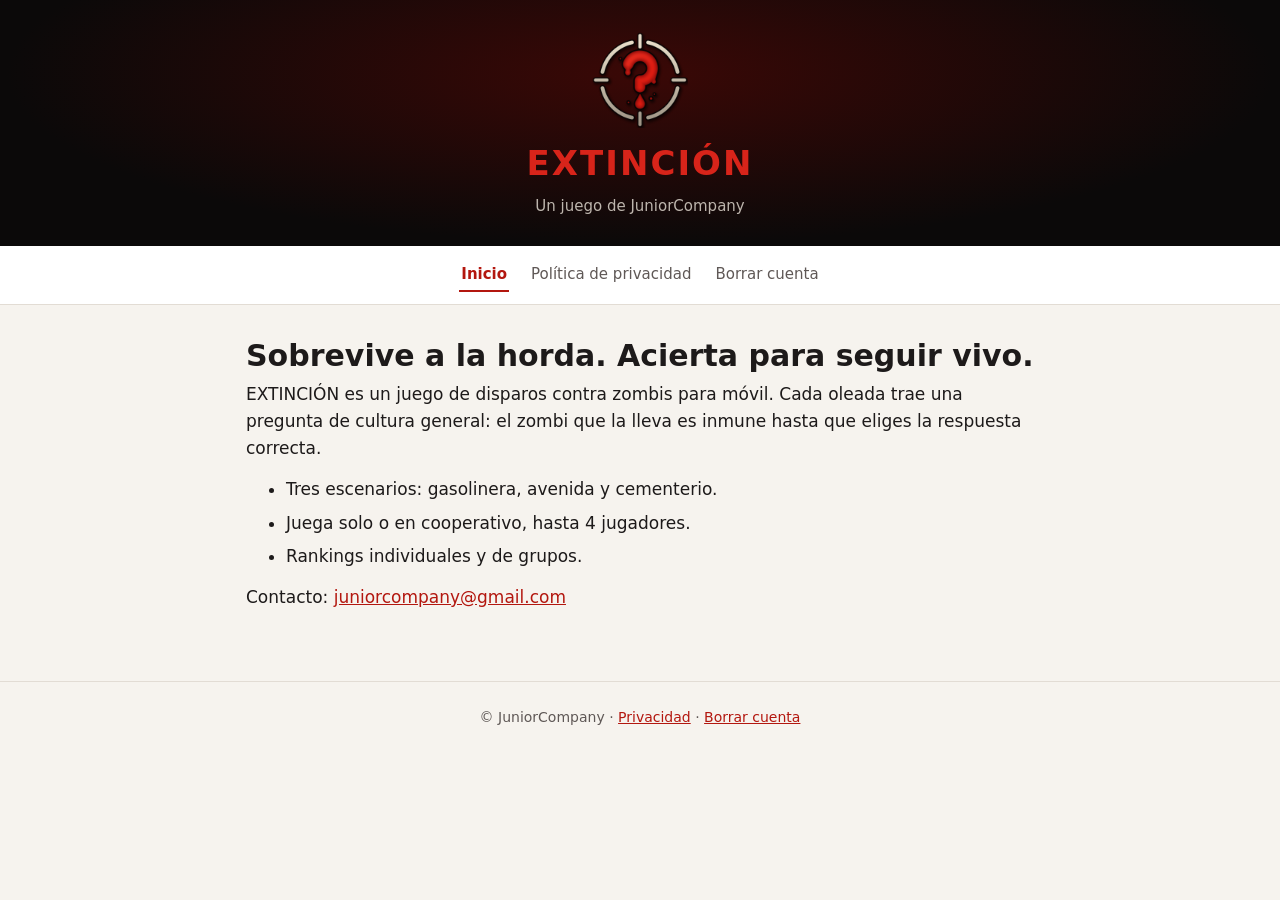
<file: index.html>
<!doctype html>
<html lang="es">
<head>
<meta charset="utf-8">
<meta name="viewport" content="width=device-width, initial-scale=1">
<title>EXTINCIÓN · JuniorCompany</title>
<meta name="description" content="EXTINCIÓN: sobrevive a la horda zombi respondiendo preguntas de cultura general.">
<link rel="icon" href="emblema.png">
<link rel="stylesheet" href="estilo.css">
</head>
<body>
<header class="cabecera">
  <a href="index.html"><img src="emblema.png" alt=""><p class="marca">EXTINCIÓN</p></a>
  <p class="lema">Un juego de JuniorCompany</p>
</header>
<nav>
  <a href="index.html" aria-current="page">Inicio</a>
  <a href="privacidad.html">Política de privacidad</a>
  <a href="borrar-cuenta.html">Borrar cuenta</a>
</nav>
<main>
<h1>Sobrevive a la horda. Acierta para seguir vivo.</h1>
<p>EXTINCIÓN es un juego de disparos contra zombis para móvil. Cada oleada trae una pregunta de cultura general: el zombi que la lleva es inmune hasta que eliges la respuesta correcta.</p>
<ul>
<li>Tres escenarios: gasolinera, avenida y cementerio.</li>
<li>Juega solo o en cooperativo, hasta 4 jugadores.</li>
<li>Rankings individuales y de grupos.</li>
</ul>
<p>Contacto: <a href="mailto:juniorcompany@gmail.com">juniorcompany@gmail.com</a></p>
</main>
<footer>© JuniorCompany · <a href="privacidad.html">Privacidad</a> · <a href="borrar-cuenta.html">Borrar cuenta</a></footer>
</body>
</html>
</file>
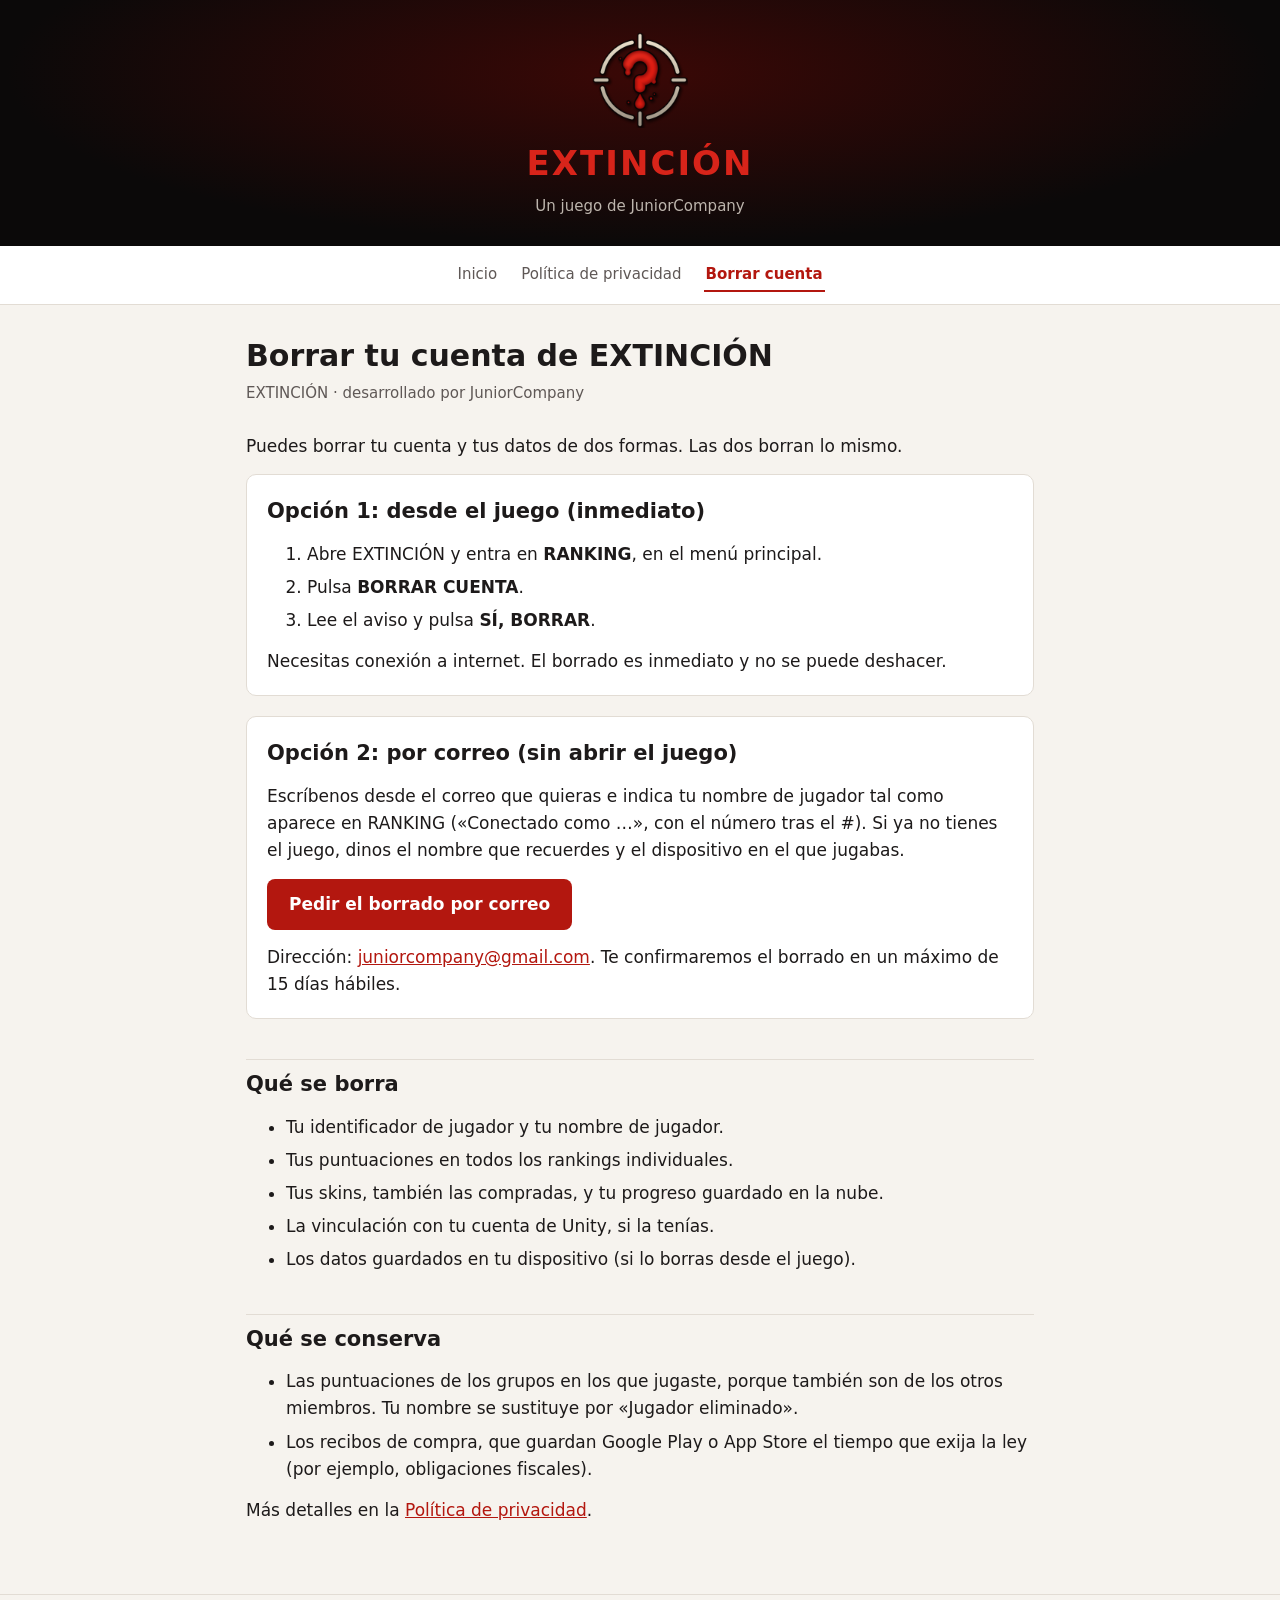
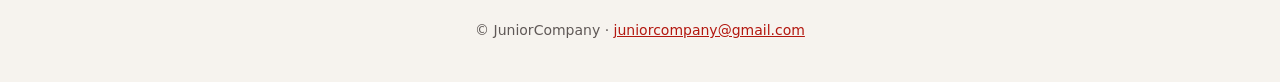
<file: borrar-cuenta.html>
<!doctype html>
<html lang="es">
<head>
<meta charset="utf-8">
<meta name="viewport" content="width=device-width, initial-scale=1">
<title>Borrar cuenta · EXTINCIÓN</title>
<meta name="description" content="Cómo borrar tu cuenta de EXTINCIÓN (JuniorCompany) y los datos asociados.">
<link rel="icon" href="emblema.png">
<link rel="stylesheet" href="estilo.css">
</head>
<body>
<header class="cabecera">
  <a href="index.html"><img src="emblema.png" alt=""><p class="marca">EXTINCIÓN</p></a>
  <p class="lema">Un juego de JuniorCompany</p>
</header>
<nav>
  <a href="index.html">Inicio</a>
  <a href="privacidad.html">Política de privacidad</a>
  <a href="borrar-cuenta.html" aria-current="page">Borrar cuenta</a>
</nav>
<main>
<h1>Borrar tu cuenta de EXTINCIÓN</h1>
<p class="fecha">EXTINCIÓN · desarrollado por JuniorCompany</p>
<p>Puedes borrar tu cuenta y tus datos de dos formas. Las dos borran lo mismo.</p>

<div class="caja">
<h2 style="border:0;margin-top:0;padding-top:0">Opción 1: desde el juego (inmediato)</h2>
<ol>
<li>Abre EXTINCIÓN y entra en <strong>RANKING</strong>, en el menú principal.</li>
<li>Pulsa <strong>BORRAR CUENTA</strong>.</li>
<li>Lee el aviso y pulsa <strong>SÍ, BORRAR</strong>.</li>
</ol>
<p style="margin:0">Necesitas conexión a internet. El borrado es inmediato y no se puede deshacer.</p>
</div>

<div class="caja">
<h2 style="border:0;margin-top:0;padding-top:0">Opción 2: por correo (sin abrir el juego)</h2>
<p>Escríbenos desde el correo que quieras e indica tu nombre de jugador tal como aparece en RANKING («Conectado como …», con el número tras el #). Si ya no tienes el juego, dinos el nombre que recuerdes y el dispositivo en el que jugabas.</p>
<p><a class="boton" href="mailto:juniorcompany@gmail.com?subject=Borrar%20mi%20cuenta%20de%20EXTINCI%C3%93N&amp;body=Quiero%20borrar%20mi%20cuenta%20de%20EXTINCI%C3%93N.%0A%0AMi%20nombre%20de%20jugador%3A%20%0ADispositivo%20(Android%20o%20iPhone)%3A%20">Pedir el borrado por correo</a></p>
<p style="margin:0">Dirección: <a href="mailto:juniorcompany@gmail.com">juniorcompany@gmail.com</a>. Te confirmaremos el borrado en un máximo de 15 días hábiles.</p>
</div>

<h2>Qué se borra</h2>
<ul>
<li>Tu identificador de jugador y tu nombre de jugador.</li>
<li>Tus puntuaciones en todos los rankings individuales.</li>
<li>Tus skins, también las compradas, y tu progreso guardado en la nube.</li>
<li>La vinculación con tu cuenta de Unity, si la tenías.</li>
<li>Los datos guardados en tu dispositivo (si lo borras desde el juego).</li>
</ul>

<h2>Qué se conserva</h2>
<ul>
<li>Las puntuaciones de los grupos en los que jugaste, porque también son de los otros miembros. Tu nombre se sustituye por «Jugador eliminado».</li>
<li>Los recibos de compra, que guardan Google Play o App Store el tiempo que exija la ley (por ejemplo, obligaciones fiscales).</li>
</ul>
<p>Más detalles en la <a href="privacidad.html#borrado">Política de privacidad</a>.</p>
</main>
<footer>© JuniorCompany · <a href="mailto:juniorcompany@gmail.com">juniorcompany@gmail.com</a></footer>
</body>
</html>
</file>
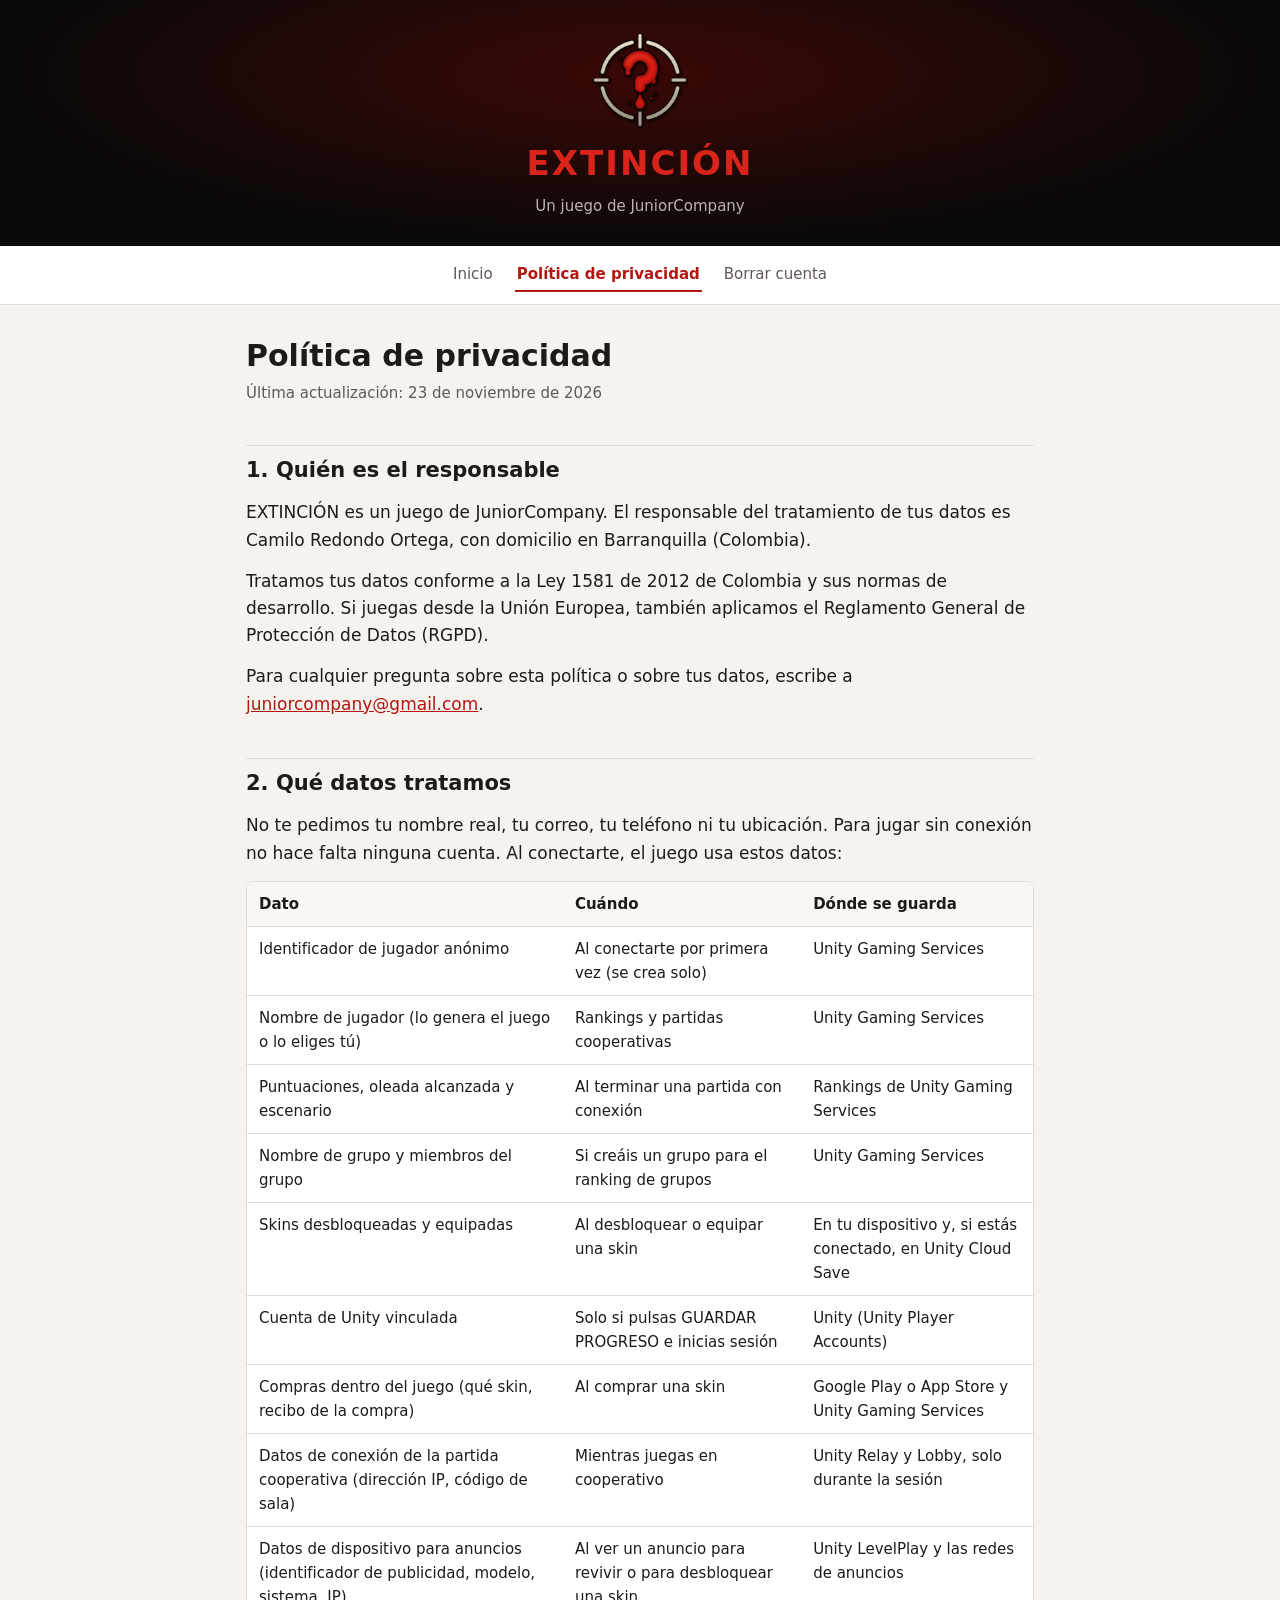
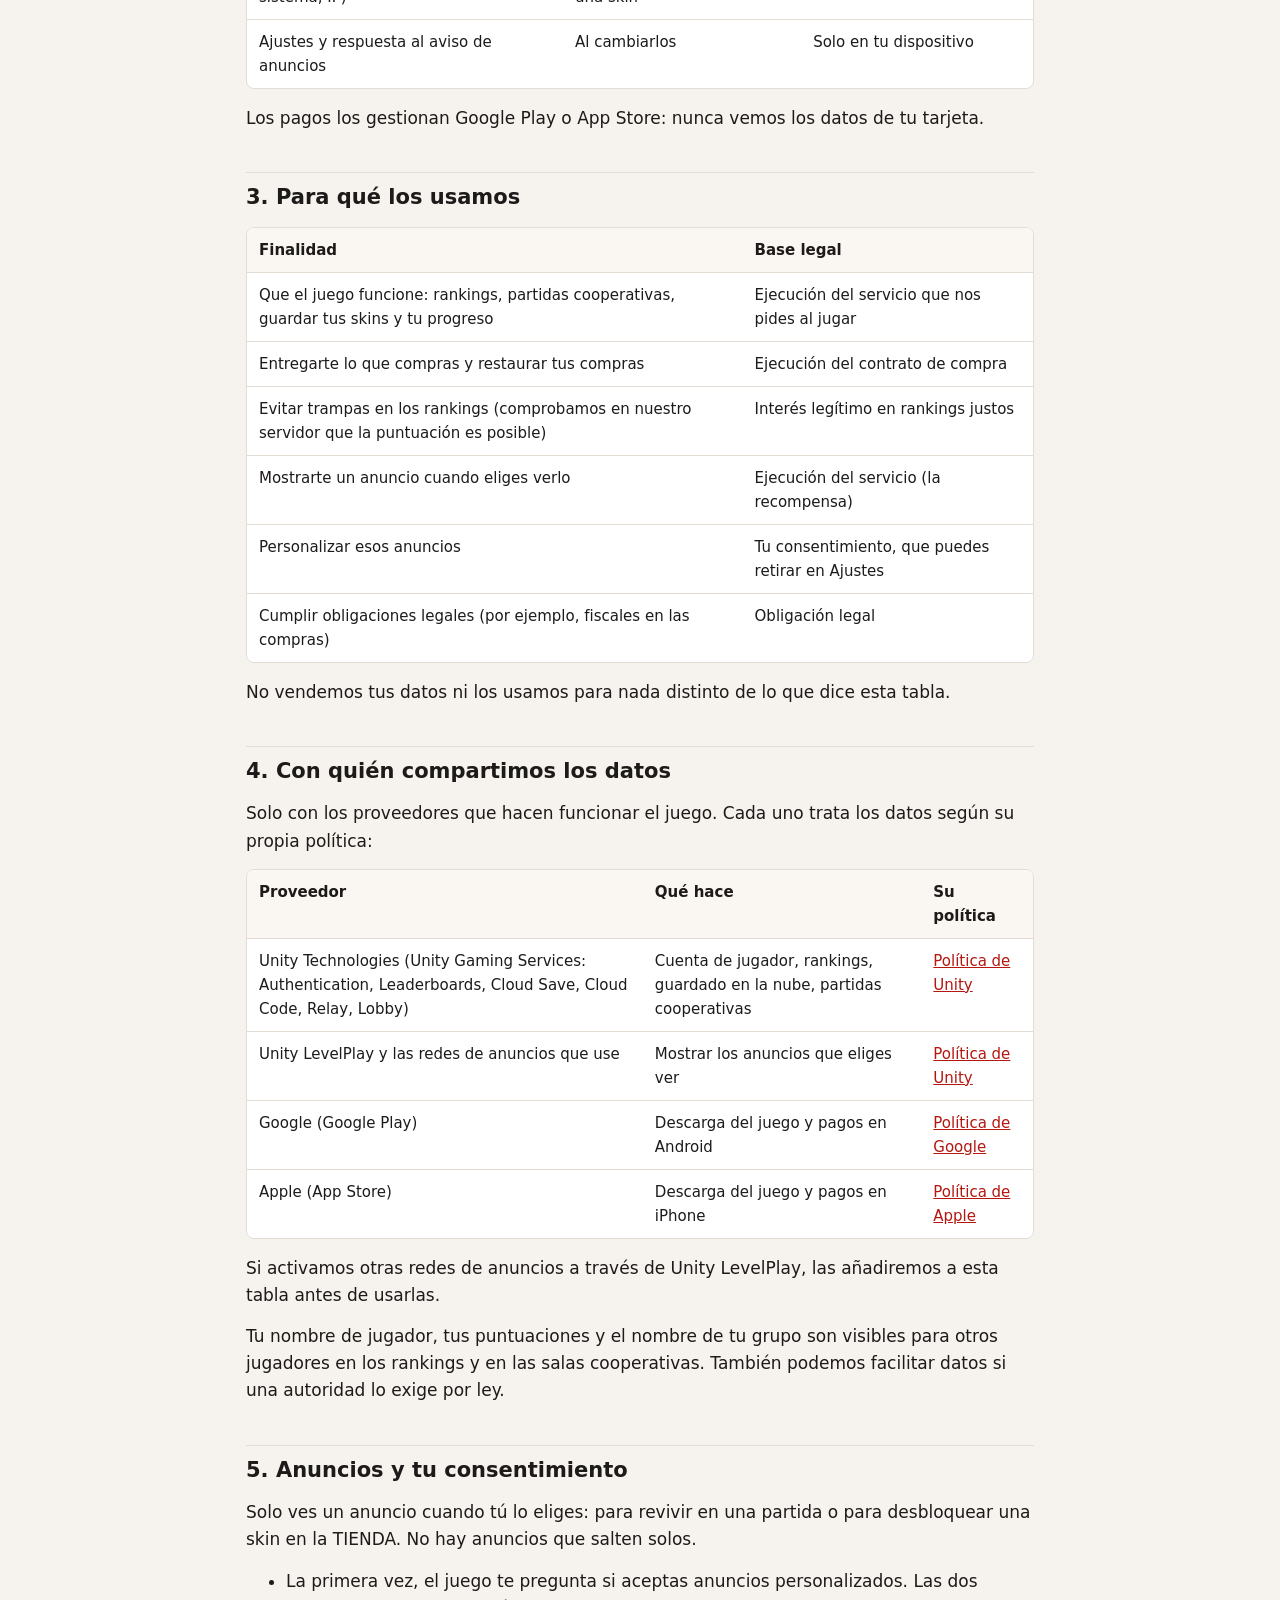
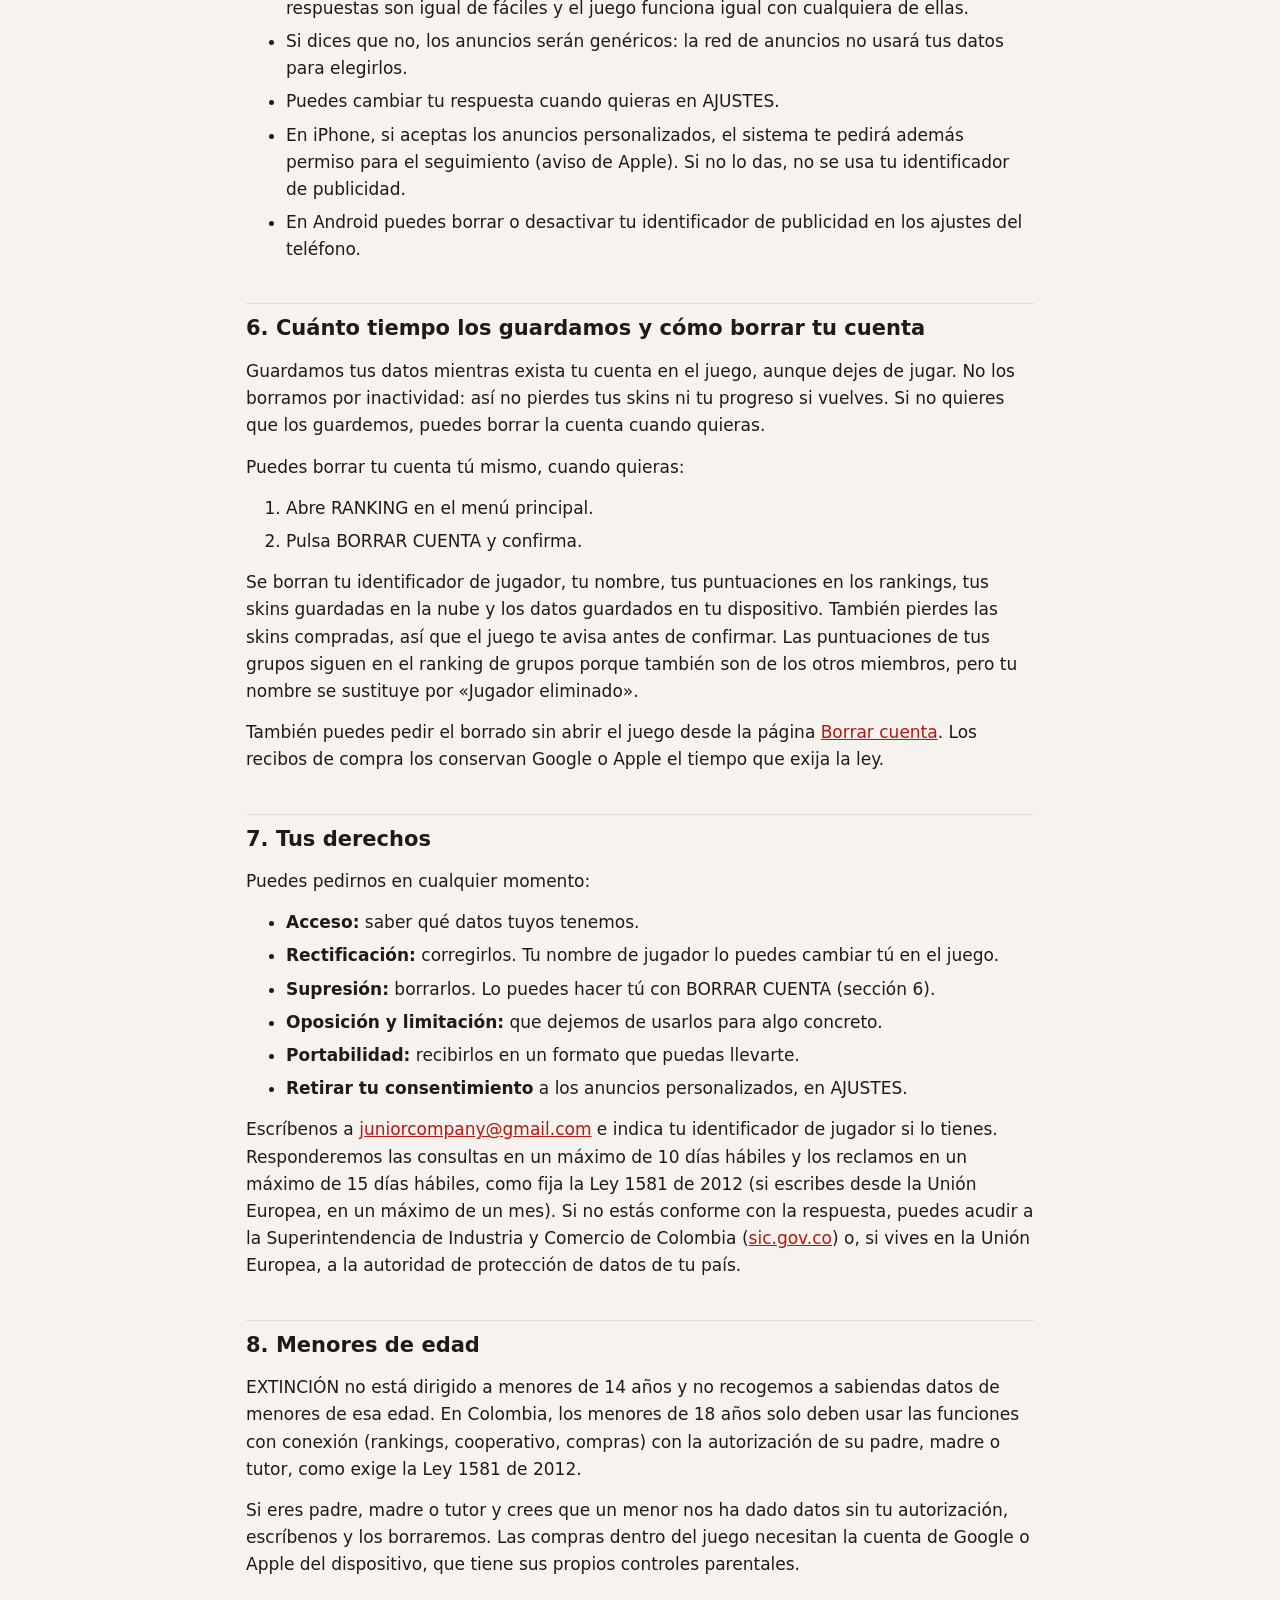
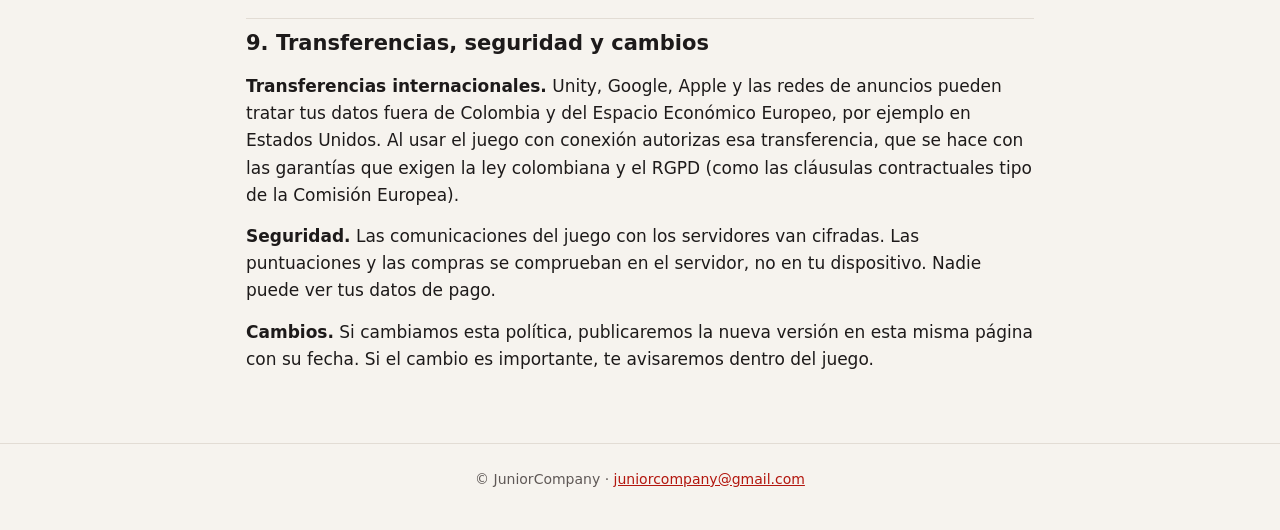
<file: privacidad.html>
<!doctype html>
<html lang="es">
<head>
<meta charset="utf-8">
<meta name="viewport" content="width=device-width, initial-scale=1">
<title>Política de privacidad · EXTINCIÓN</title>
<meta name="description" content="Qué datos usa el juego EXTINCIÓN, para qué y cómo borrarlos.">
<link rel="icon" href="emblema.png">
<link rel="stylesheet" href="estilo.css">
</head>
<body>
<header class="cabecera">
  <a href="index.html"><img src="emblema.png" alt=""><p class="marca">EXTINCIÓN</p></a>
  <p class="lema">Un juego de JuniorCompany</p>
</header>
<nav>
  <a href="index.html">Inicio</a>
  <a href="privacidad.html" aria-current="page">Política de privacidad</a>
  <a href="borrar-cuenta.html">Borrar cuenta</a>
</nav>
<main>
<h1>Política de privacidad</h1>
<p class="fecha">Última actualización: 23 de noviembre de 2026</p>

<h2 id="responsable">1. Quién es el responsable</h2>
<p>EXTINCIÓN es un juego de JuniorCompany. El responsable del tratamiento de tus datos es Camilo Redondo Ortega, con domicilio en Barranquilla (Colombia).</p>
<p>Tratamos tus datos conforme a la Ley 1581 de 2012 de Colombia y sus normas de desarrollo. Si juegas desde la Unión Europea, también aplicamos el Reglamento General de Protección de Datos (RGPD).</p>
<p>Para cualquier pregunta sobre esta política o sobre tus datos, escribe a <a href="mailto:juniorcompany@gmail.com">juniorcompany@gmail.com</a>.</p>

<h2 id="datos">2. Qué datos tratamos</h2>
<p>No te pedimos tu nombre real, tu correo, tu teléfono ni tu ubicación. Para jugar sin conexión no hace falta ninguna cuenta. Al conectarte, el juego usa estos datos:</p>
<div class="tabla"><table>
<thead><tr><th>Dato</th><th>Cuándo</th><th>Dónde se guarda</th></tr></thead>
<tbody>
<tr><td>Identificador de jugador anónimo</td><td>Al conectarte por primera vez (se crea solo)</td><td>Unity Gaming Services</td></tr>
<tr><td>Nombre de jugador (lo genera el juego o lo eliges tú)</td><td>Rankings y partidas cooperativas</td><td>Unity Gaming Services</td></tr>
<tr><td>Puntuaciones, oleada alcanzada y escenario</td><td>Al terminar una partida con conexión</td><td>Rankings de Unity Gaming Services</td></tr>
<tr><td>Nombre de grupo y miembros del grupo</td><td>Si creáis un grupo para el ranking de grupos</td><td>Unity Gaming Services</td></tr>
<tr><td>Skins desbloqueadas y equipadas</td><td>Al desbloquear o equipar una skin</td><td>En tu dispositivo y, si estás conectado, en Unity Cloud Save</td></tr>
<tr><td>Cuenta de Unity vinculada</td><td>Solo si pulsas GUARDAR PROGRESO e inicias sesión</td><td>Unity (Unity Player Accounts)</td></tr>
<tr><td>Compras dentro del juego (qué skin, recibo de la compra)</td><td>Al comprar una skin</td><td>Google Play o App Store y Unity Gaming Services</td></tr>
<tr><td>Datos de conexión de la partida cooperativa (dirección IP, código de sala)</td><td>Mientras juegas en cooperativo</td><td>Unity Relay y Lobby, solo durante la sesión</td></tr>
<tr><td>Datos de dispositivo para anuncios (identificador de publicidad, modelo, sistema, IP)</td><td>Al ver un anuncio para revivir o para desbloquear una skin</td><td>Unity LevelPlay y las redes de anuncios</td></tr>
<tr><td>Ajustes y respuesta al aviso de anuncios</td><td>Al cambiarlos</td><td>Solo en tu dispositivo</td></tr>
</tbody>
</table></div>
<p>Los pagos los gestionan Google Play o App Store: nunca vemos los datos de tu tarjeta.</p>

<h2 id="finalidades">3. Para qué los usamos</h2>
<div class="tabla"><table>
<thead><tr><th>Finalidad</th><th>Base legal</th></tr></thead>
<tbody>
<tr><td>Que el juego funcione: rankings, partidas cooperativas, guardar tus skins y tu progreso</td><td>Ejecución del servicio que nos pides al jugar</td></tr>
<tr><td>Entregarte lo que compras y restaurar tus compras</td><td>Ejecución del contrato de compra</td></tr>
<tr><td>Evitar trampas en los rankings (comprobamos en nuestro servidor que la puntuación es posible)</td><td>Interés legítimo en rankings justos</td></tr>
<tr><td>Mostrarte un anuncio cuando eliges verlo</td><td>Ejecución del servicio (la recompensa)</td></tr>
<tr><td>Personalizar esos anuncios</td><td>Tu consentimiento, que puedes retirar en Ajustes</td></tr>
<tr><td>Cumplir obligaciones legales (por ejemplo, fiscales en las compras)</td><td>Obligación legal</td></tr>
</tbody>
</table></div>
<p>No vendemos tus datos ni los usamos para nada distinto de lo que dice esta tabla.</p>

<h2 id="terceros">4. Con quién compartimos los datos</h2>
<p>Solo con los proveedores que hacen funcionar el juego. Cada uno trata los datos según su propia política:</p>
<div class="tabla"><table>
<thead><tr><th>Proveedor</th><th>Qué hace</th><th>Su política</th></tr></thead>
<tbody>
<tr><td>Unity Technologies (Unity Gaming Services: Authentication, Leaderboards, Cloud Save, Cloud Code, Relay, Lobby)</td><td>Cuenta de jugador, rankings, guardado en la nube, partidas cooperativas</td><td><a href="https://unity.com/legal/privacy-policy">Política de Unity</a></td></tr>
<tr><td>Unity LevelPlay y las redes de anuncios que use</td><td>Mostrar los anuncios que eliges ver</td><td><a href="https://unity.com/legal/privacy-policy">Política de Unity</a></td></tr>
<tr><td>Google (Google Play)</td><td>Descarga del juego y pagos en Android</td><td><a href="https://policies.google.com/privacy">Política de Google</a></td></tr>
<tr><td>Apple (App Store)</td><td>Descarga del juego y pagos en iPhone</td><td><a href="https://www.apple.com/legal/privacy/">Política de Apple</a></td></tr>
</tbody>
</table></div>
<p>Si activamos otras redes de anuncios a través de Unity LevelPlay, las añadiremos a esta tabla antes de usarlas.</p>
<p>Tu nombre de jugador, tus puntuaciones y el nombre de tu grupo son visibles para otros jugadores en los rankings y en las salas cooperativas. También podemos facilitar datos si una autoridad lo exige por ley.</p>

<h2 id="anuncios">5. Anuncios y tu consentimiento</h2>
<p>Solo ves un anuncio cuando tú lo eliges: para revivir en una partida o para desbloquear una skin en la TIENDA. No hay anuncios que salten solos.</p>
<ul>
<li>La primera vez, el juego te pregunta si aceptas anuncios personalizados. Las dos respuestas son igual de fáciles y el juego funciona igual con cualquiera de ellas.</li>
<li>Si dices que no, los anuncios serán genéricos: la red de anuncios no usará tus datos para elegirlos.</li>
<li>Puedes cambiar tu respuesta cuando quieras en AJUSTES.</li>
<li>En iPhone, si aceptas los anuncios personalizados, el sistema te pedirá además permiso para el seguimiento (aviso de Apple). Si no lo das, no se usa tu identificador de publicidad.</li>
<li>En Android puedes borrar o desactivar tu identificador de publicidad en los ajustes del teléfono.</li>
</ul>

<h2 id="borrado">6. Cuánto tiempo los guardamos y cómo borrar tu cuenta</h2>
<p>Guardamos tus datos mientras exista tu cuenta en el juego, aunque dejes de jugar. No los borramos por inactividad: así no pierdes tus skins ni tu progreso si vuelves. Si no quieres que los guardemos, puedes borrar la cuenta cuando quieras.</p>
<p>Puedes borrar tu cuenta tú mismo, cuando quieras:</p>
<ol>
<li>Abre RANKING en el menú principal.</li>
<li>Pulsa BORRAR CUENTA y confirma.</li>
</ol>
<p>Se borran tu identificador de jugador, tu nombre, tus puntuaciones en los rankings, tus skins guardadas en la nube y los datos guardados en tu dispositivo. También pierdes las skins compradas, así que el juego te avisa antes de confirmar. Las puntuaciones de tus grupos siguen en el ranking de grupos porque también son de los otros miembros, pero tu nombre se sustituye por «Jugador eliminado».</p>
<p>También puedes pedir el borrado sin abrir el juego desde la página <a href="borrar-cuenta.html">Borrar cuenta</a>. Los recibos de compra los conservan Google o Apple el tiempo que exija la ley.</p>

<h2 id="derechos">7. Tus derechos</h2>
<p>Puedes pedirnos en cualquier momento:</p>
<ul>
<li><strong>Acceso:</strong> saber qué datos tuyos tenemos.</li>
<li><strong>Rectificación:</strong> corregirlos. Tu nombre de jugador lo puedes cambiar tú en el juego.</li>
<li><strong>Supresión:</strong> borrarlos. Lo puedes hacer tú con BORRAR CUENTA (sección 6).</li>
<li><strong>Oposición y limitación:</strong> que dejemos de usarlos para algo concreto.</li>
<li><strong>Portabilidad:</strong> recibirlos en un formato que puedas llevarte.</li>
<li><strong>Retirar tu consentimiento</strong> a los anuncios personalizados, en AJUSTES.</li>
</ul>
<p>Escríbenos a <a href="mailto:juniorcompany@gmail.com">juniorcompany@gmail.com</a> e indica tu identificador de jugador si lo tienes. Responderemos las consultas en un máximo de 10 días hábiles y los reclamos en un máximo de 15 días hábiles, como fija la Ley 1581 de 2012 (si escribes desde la Unión Europea, en un máximo de un mes). Si no estás conforme con la respuesta, puedes acudir a la Superintendencia de Industria y Comercio de Colombia (<a href="https://www.sic.gov.co">sic.gov.co</a>) o, si vives en la Unión Europea, a la autoridad de protección de datos de tu país.</p>

<h2 id="menores">8. Menores de edad</h2>
<p>EXTINCIÓN no está dirigido a menores de 14 años y no recogemos a sabiendas datos de menores de esa edad. En Colombia, los menores de 18 años solo deben usar las funciones con conexión (rankings, cooperativo, compras) con la autorización de su padre, madre o tutor, como exige la Ley 1581 de 2012.</p>
<p>Si eres padre, madre o tutor y crees que un menor nos ha dado datos sin tu autorización, escríbenos y los borraremos. Las compras dentro del juego necesitan la cuenta de Google o Apple del dispositivo, que tiene sus propios controles parentales.</p>

<h2 id="otros">9. Transferencias, seguridad y cambios</h2>
<p><strong>Transferencias internacionales.</strong> Unity, Google, Apple y las redes de anuncios pueden tratar tus datos fuera de Colombia y del Espacio Económico Europeo, por ejemplo en Estados Unidos. Al usar el juego con conexión autorizas esa transferencia, que se hace con las garantías que exigen la ley colombiana y el RGPD (como las cláusulas contractuales tipo de la Comisión Europea).</p>
<p><strong>Seguridad.</strong> Las comunicaciones del juego con los servidores van cifradas. Las puntuaciones y las compras se comprueban en el servidor, no en tu dispositivo. Nadie puede ver tus datos de pago.</p>
<p><strong>Cambios.</strong> Si cambiamos esta política, publicaremos la nueva versión en esta misma página con su fecha. Si el cambio es importante, te avisaremos dentro del juego.</p>
</main>
<footer>© JuniorCompany · <a href="mailto:juniorcompany@gmail.com">juniorcompany@gmail.com</a></footer>
<script>
// Nombre de la columna en cada celda (lo usa la vista de tarjetas en el móvil).
document.querySelectorAll("table").forEach(function (t) {
  var heads = Array.prototype.map.call(t.querySelectorAll("thead th"), function (th) { return th.textContent; });
  t.querySelectorAll("tbody tr").forEach(function (tr) {
    Array.prototype.forEach.call(tr.children, function (td, i) { td.setAttribute("data-label", heads[i] || ""); });
  });
});
</script>
</body>
</html>
</file>
<file: estilo.css>
/* EXTINCIÓN · web legal. Colores del juego: negro, rojo del título y hueso. Sin recursos externos. */
:root {
  --fondo: #f6f3ee;
  --papel: #ffffff;
  --texto: #1d1a1a;
  --suave: #5f5856;
  --rojo: #b3170f;
  --linea: #e2dcd4;
  --tabla: #faf7f2;
  --aviso: #fff1c2;
  --aviso-texto: #6b4e00;
}
@media (prefers-color-scheme: dark) {
  :root {
    --fondo: #0b0909;
    --papel: #151212;
    --texto: #e9e4dc;
    --suave: #a59d96;
    --rojo: #ff4a3d;
    --linea: #2c2625;
    --tabla: #1b1716;
    --aviso: #3b3000;
    --aviso-texto: #ffd65c;
  }
}

* { box-sizing: border-box; }
html { -webkit-text-size-adjust: 100%; }
body {
  margin: 0;
  background: var(--fondo);
  color: var(--texto);
  font: 17px/1.6 system-ui, -apple-system, "Segoe UI", Roboto, Arial, sans-serif;
}

.cabecera {
  background: radial-gradient(ellipse at 50% 30%, #3a0806 0%, #0b0909 70%);
  color: #e9e4dc;
  text-align: center;
  padding: 32px 16px 28px;
}
.cabecera a { color: inherit; text-decoration: none; }
.cabecera img { width: 96px; height: 96px; display: block; margin: 0 auto 8px; }
.marca {
  margin: 0;
  font-size: 34px;
  font-weight: 800;
  letter-spacing: 0.06em;
  color: #d8241a;
}
.lema { margin: 4px 0 0; color: #bdb5ad; font-size: 15px; }

nav {
  display: flex;
  justify-content: center;
  flex-wrap: wrap;
  gap: 8px 20px;
  padding: 12px 16px;
  border-bottom: 1px solid var(--linea);
  background: var(--papel);
  font-size: 15px;
}
nav a { color: var(--suave); text-decoration: none; padding: 4px 2px; }
nav a[aria-current="page"] { color: var(--rojo); font-weight: 600; border-bottom: 2px solid var(--rojo); }

main {
  max-width: 820px;
  margin: 0 auto;
  padding: 32px 16px 56px;
}
h1 { font-size: 30px; line-height: 1.25; margin: 0 0 6px; }
.fecha { color: var(--suave); margin: 0 0 28px; font-size: 15px; }
h2 {
  font-size: 21px;
  margin: 40px 0 12px;
  padding-top: 8px;
  border-top: 1px solid var(--linea);
}
a { color: var(--rojo); }
p, ul, ol { margin: 0 0 14px; }
li { margin-bottom: 6px; }
strong { font-weight: 650; }

/* Tablas: en el móvil se desplazan dentro de su caja, la página no. */
.tabla { overflow-x: auto; margin: 0 0 16px; border: 1px solid var(--linea); border-radius: 8px; }
table { border-collapse: collapse; width: 100%; min-width: 520px; font-size: 15px; background: var(--papel); }
th, td { text-align: left; vertical-align: top; padding: 10px 12px; border-bottom: 1px solid var(--linea); }
th { background: var(--tabla); font-weight: 650; }
tr:last-child td { border-bottom: 0; }

/* Móvil: cada fila de la tabla pasa a ser una tarjeta con el nombre de la columna encima de cada valor. */
@media (max-width: 600px) {
  .tabla { overflow: visible; border: 0; }
  table { min-width: 0; background: none; }
  thead { display: none; }
  tr { display: block; background: var(--papel); border: 1px solid var(--linea); border-radius: 8px; margin-bottom: 10px; padding: 4px 0; }
  td { display: block; border: 0; padding: 6px 14px; }
  td::before { content: attr(data-label); display: block; font-size: 12px; font-weight: 650; text-transform: uppercase; letter-spacing: 0.04em; color: var(--suave); }
  td:first-child { font-weight: 650; }
}

.pendiente {
  background: var(--aviso);
  color: var(--aviso-texto);
  padding: 1px 6px;
  border-radius: 4px;
  font-weight: 600;
}

.caja {
  background: var(--papel);
  border: 1px solid var(--linea);
  border-radius: 10px;
  padding: 20px;
  margin: 0 0 20px;
}
.boton {
  display: inline-block;
  background: #b3170f;
  color: #fff;
  text-decoration: none;
  font-weight: 650;
  padding: 12px 22px;
  border-radius: 8px;
}
.boton:hover { background: #d8241a; }

footer {
  text-align: center;
  color: var(--suave);
  font-size: 14px;
  padding: 24px 16px 40px;
  border-top: 1px solid var(--linea);
}
</file>
